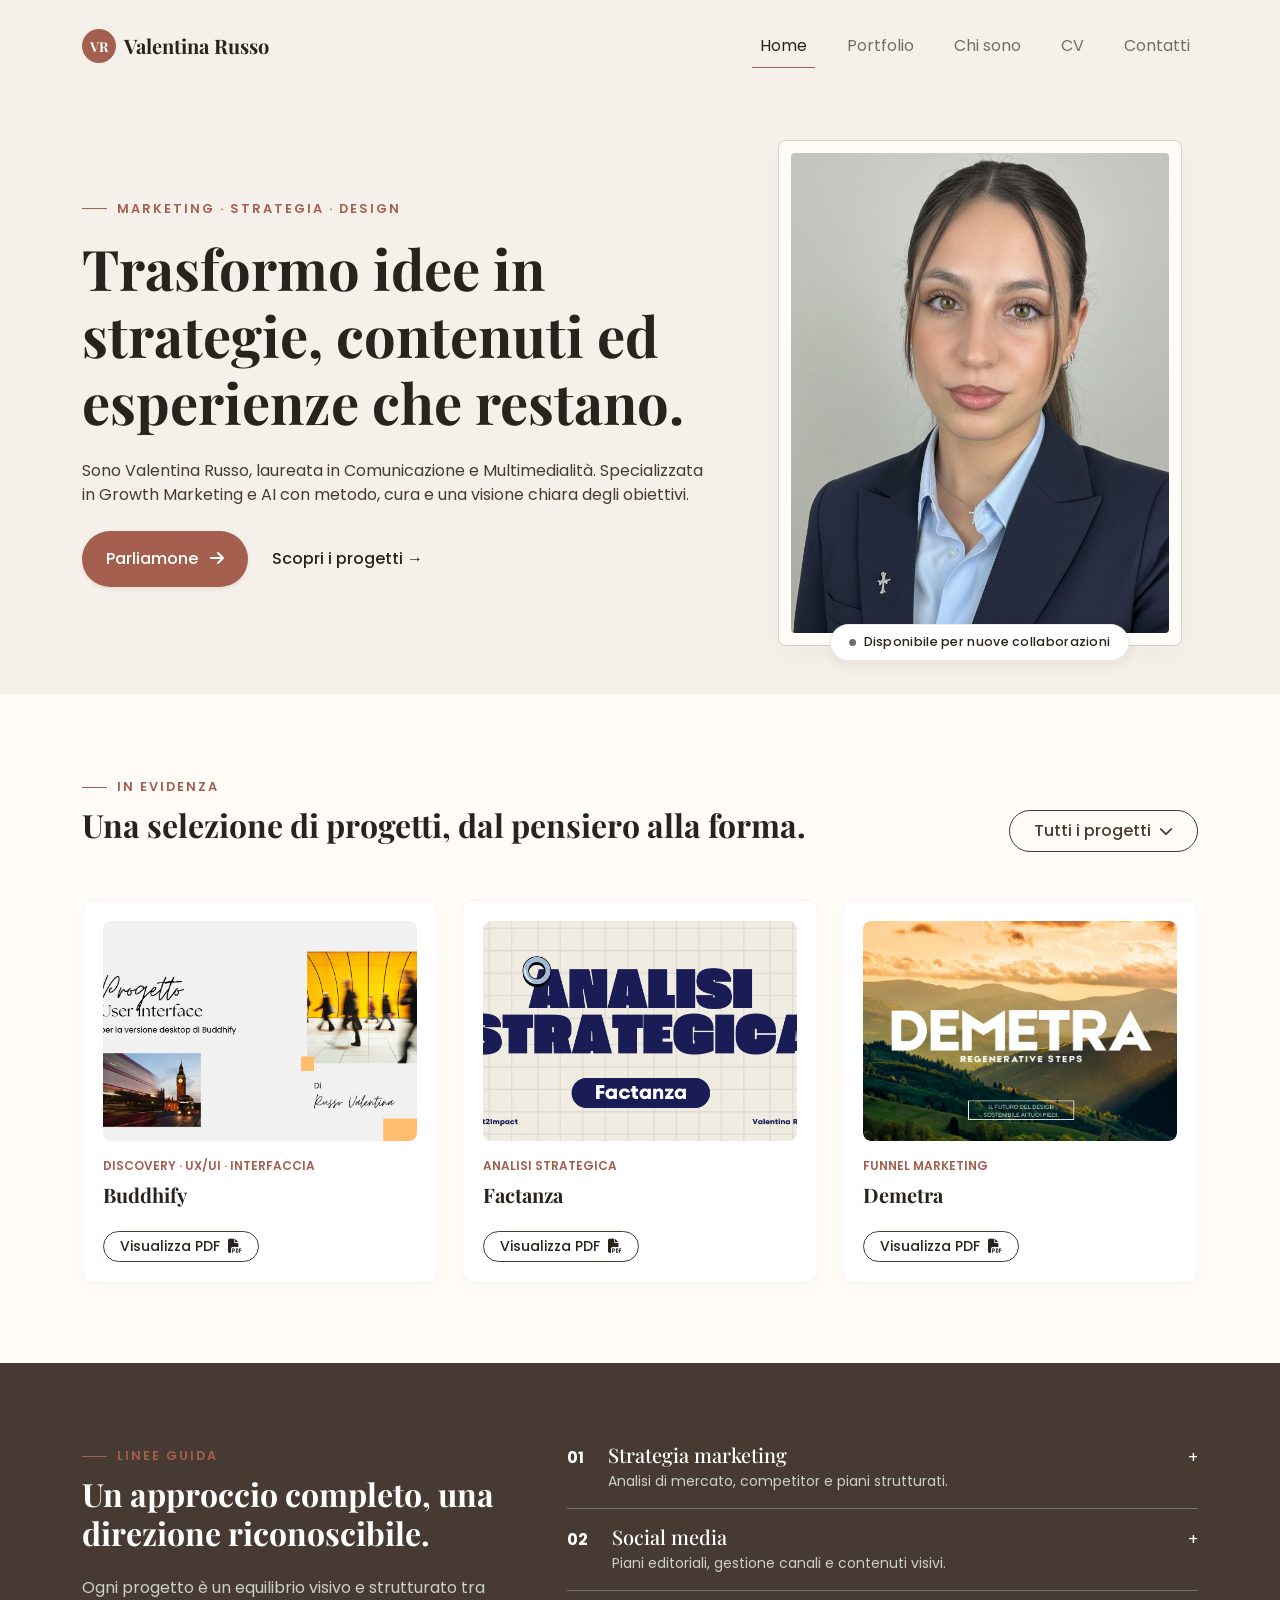
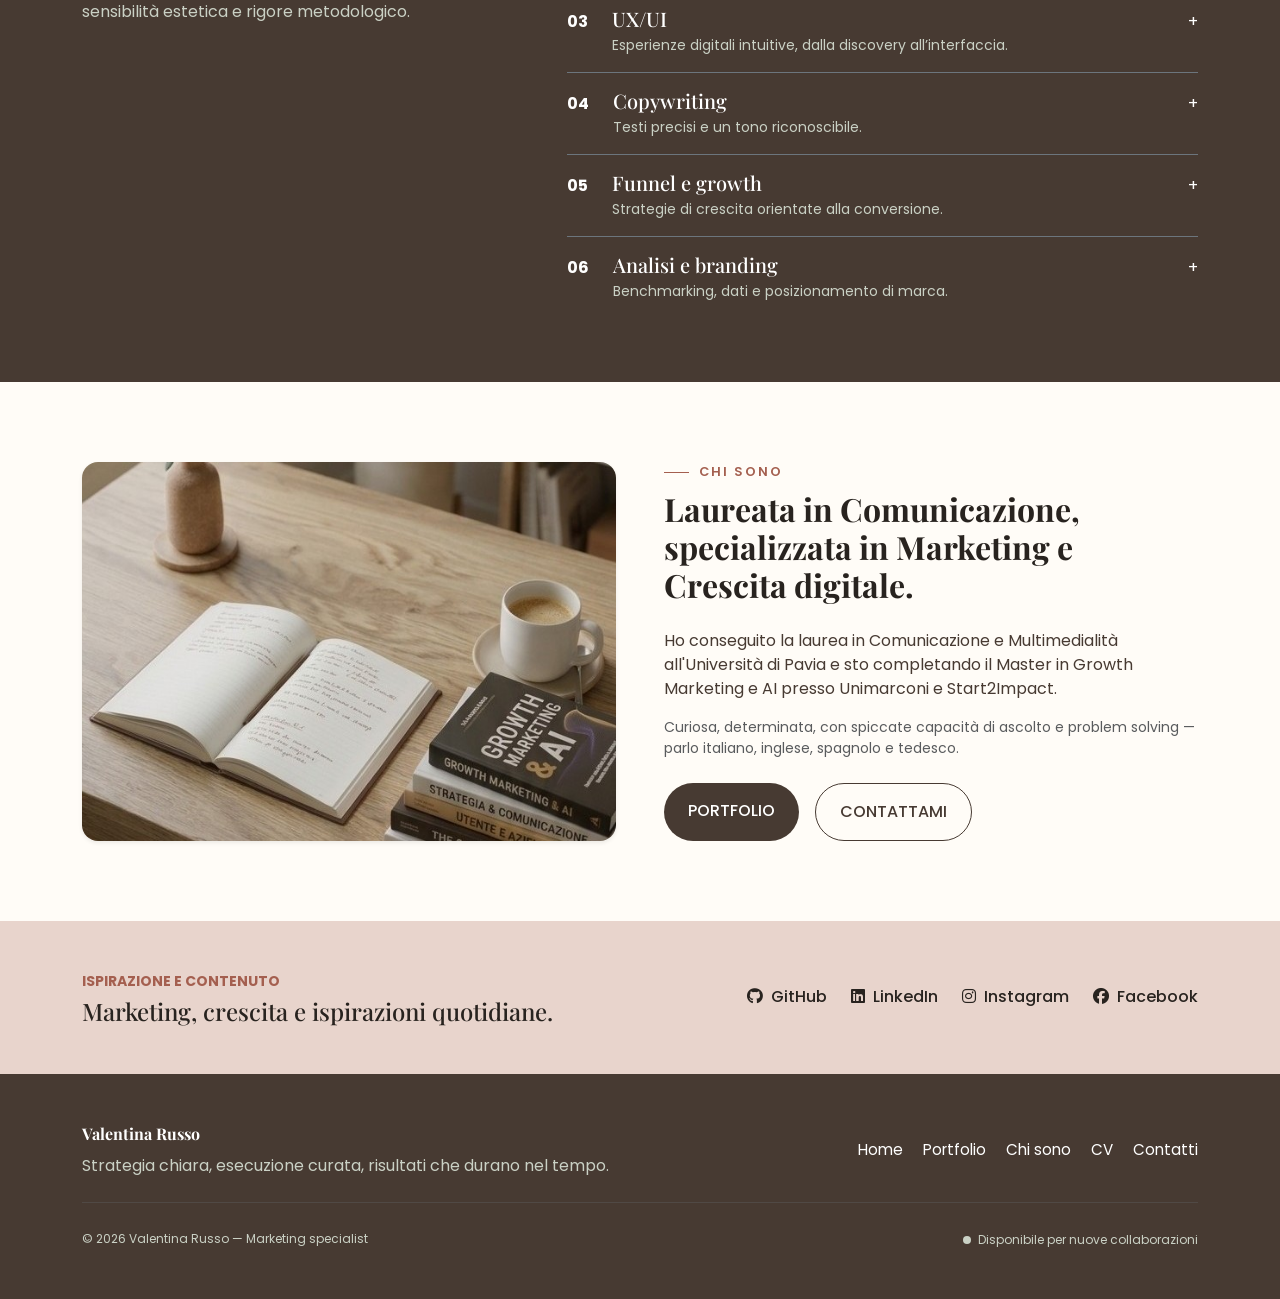
<file: index.html>
<!DOCTYPE html>
<html lang="it">
<head>
    <meta charset="UTF-8">
    <meta name="viewport" content="width=device-width, initial-scale=1.0">
    <title>Home — Valentina Russo</title>
    <meta name="description" content="Portfolio professionale di Valentina Russo: strategie di Growth Marketing, UX/UI design, analisi e progetti digitali.">
    
    <!-- Favicon -->
    <link rel="icon" type="image/png" href="assets/img/favicon.png">

    <!-- Meta tag Open Graph per anteprime Social -->
    <meta property="og:title" content="Valentina Russo — Marketing, Strategia & Design">
    <meta property="og:description" content="Portfolio professionale di Valentina Russo. Specializzata in Growth Marketing, UX/UI e Agenti AI.">
    <meta property="og:url" content="https://valentinarusso02.github.io/">
    <meta property="og:image" content="https://valentinarusso02.github.io/assets/img/valentina-russo.jpg">
    <meta property="og:type" content="website">
    <meta property="og:locale" content="it_IT">

    <link href="https://cdn.jsdelivr.net/npm/bootstrap@5.3.3/dist/css/bootstrap.min.css" rel="stylesheet">
    <link href="https://fonts.googleapis.com/css2?family=Playfair+Display:wght@400;600;700&family=Poppins:wght@300;400;500;600&display=swap" rel="stylesheet">
    <link rel="stylesheet" href="https://cdnjs.cloudflare.com/ajax/libs/font-awesome/6.4.2/css/all.min.css">
    <link rel="stylesheet" href="assets/css/style.css">
</head>
<body class="home-body">

    <nav class="navbar navbar-expand-lg sticky-top py-4 custom-navbar">
        <div class="container">
            <a class="navbar-brand fw-bold font-serif d-flex align-items-center gap-2 text-dark-custom" href="index.html">
                <span class="brand-badge-circle">VR</span> Valentina Russo
            </a>
            <button class="navbar-toggler border-0" type="button" data-bs-toggle="collapse" data-bs-target="#navbarNav" aria-controls="navbarNav" aria-expanded="false" aria-label="Apri o chiudi il menu di navigazione">
                <span class="navbar-toggler-icon"></span>
            </button>
            <div class="collapse navbar-collapse justify-content-end" id="navbarNav">
                <ul class="navbar-nav align-items-center gap-4">
                    <li class="nav-item"><a class="nav-link custom-link active" aria-current="page" href="index.html">Home</a></li>
                    <li class="nav-item"><a class="nav-link custom-link" href="portfolio.html">Portfolio</a></li>
                    <li class="nav-item"><a class="nav-link custom-link" href="about.html">Chi sono</a></li>
                    <li class="nav-item"><a class="nav-link custom-link" href="cv.html">CV</a></li>
                    <li class="nav-item"><a class="nav-link custom-link" href="contacts.html">Contatti</a></li>
                </ul>
            </div>
        </div>
    </nav>

    <header class="hero-section py-5">
        <div class="container">
            <div class="row align-items-stretch g-5">
                <div class="col-lg-7 d-flex flex-column justify-content-center">
                    <span class="eyebrow-text">MARKETING · STRATEGIA · DESIGN</span>
                    <h1 class="display-4 font-serif fw-bold text-dark-custom mt-3 mb-4">
                        Trasformo idee in strategie, contenuti ed esperienze che restano.
                    </h1>
                    <p class="hero-desc text-brown mb-4">
                        Sono Valentina Russo, laureata in Comunicazione e Multimedialità. Specializzata in Growth Marketing e AI con metodo, cura e una visione chiara degli obiettivi.
                    </p>
                    <div class="d-flex flex-wrap align-items-center gap-4">
                        <a href="contacts.html" class="btn btn-terracotta px-4 py-3 rounded-pill shadow-sm">
                            Parliamone <i class="fas fa-arrow-right ms-2"></i>
                        </a>
                        <a href="portfolio.html" class="text-link-custom fw-medium text-dark-custom text-decoration-none">
                            Scopri i progetti →
                        </a>
                    </div>
                </div>
                <div class="col-lg-5 text-center d-flex align-items-center justify-content-center">
                    <div class="hero-portrait-wrapper">
                        <div class="portrait-crop-box">
                            <img src="assets/img/valentina-russo.jpg" alt="Valentina Russo" class="portrait-img">
                        </div>
                        <div class="status-badge-floating">
                            <span class="status-dot"></span>
                            <span>Disponibile per nuove collaborazioni</span>
                        </div>
                    </div>
                </div>
            </div>
        </div>
    </header>

    <main>
        <section class="section-padding bg-cream">
            <div class="container">
                <div class="d-flex flex-column flex-md-row justify-content-between align-items-md-end mb-5">
                    <div>
                        <span class="eyebrow-text">IN EVIDENZA</span>
                        <h2 class="font-serif fw-bold text-dark-custom mt-2">Una selezione di progetti, dal pensiero alla forma.</h2>
                    </div>
                    <a href="portfolio.html" class="btn btn-outline-brown rounded-pill px-4 py-2 mt-3 mt-md-0">
                        Tutti i progetti <i class="fas fa-chevron-down ms-1 small"></i>
                    </a>
                </div>

                <div class="row g-4">
                    <div class="col-md-4">
                        <article class="project-card h-100 d-flex flex-column">
                            <div class="project-img-box mb-3">
                                <img src="assets/img/projects/buddhify-cover.png" alt="Buddhify" class="img-fluid rounded-3">
                            </div>
                            <span class="project-tag">Discovery · UX/UI · Interfaccia</span>
                            <h3 class="font-serif fw-bold h5 text-dark-custom mt-2">Buddhify</h3>
                            <div class="mt-auto pt-3">
                                <a href="assets/pdf/buddhify.pdf" target="_blank" rel="noopener noreferrer" class="btn btn-outline-brown btn-sm rounded-pill px-3">
                                    Visualizza PDF <i class="fas fa-file-pdf ms-1"></i>
                                </a>
                            </div>
                        </article>
                    </div>
                    <div class="col-md-4">
                        <article class="project-card h-100 d-flex flex-column">
                            <div class="project-img-box mb-3">
                                <img src="assets/img/projects/factanza-cover.png" alt="Factanza" class="img-fluid rounded-3">
                            </div>
                            <span class="project-tag">Analisi strategica</span>
                            <h3 class="font-serif fw-bold h5 text-dark-custom mt-2">Factanza</h3>
                            <div class="mt-auto pt-3">
                                <a href="assets/pdf/factanza.pdf" target="_blank" rel="noopener noreferrer" class="btn btn-outline-brown btn-sm rounded-pill px-3">
                                    Visualizza PDF <i class="fas fa-file-pdf ms-1"></i>
                                </a>
                            </div>
                        </article>
                    </div>
                    <div class="col-md-4">
                        <article class="project-card h-100 d-flex flex-column">
                            <div class="project-img-box mb-3">
                                <img src="assets/img/projects/demetra-cover.png" alt="Demetra" class="img-fluid rounded-3">
                            </div>
                            <span class="project-tag">Funnel Marketing</span>
                            <h3 class="font-serif fw-bold h5 text-dark-custom mt-2">Demetra</h3>
                            <div class="mt-auto pt-3">
                                <a href="assets/pdf/demetra.pdf" target="_blank" rel="noopener noreferrer" class="btn btn-outline-brown btn-sm rounded-pill px-3">
                                    Visualizza PDF <i class="fas fa-file-pdf ms-1"></i>
                                </a>
                            </div>
                        </article>
                    </div>
                </div>
            </div>
        </section>

        <section class="section-padding bg-dark-brown text-white">
            <div class="container">
                <div class="row g-5">
                    <div class="col-lg-5">
                        <span class="eyebrow-text text-terracotta-light">LINEE GUIDA</span>
                        <h2 class="font-serif fw-bold text-white mt-2 mb-4">Un approccio completo, una direzione riconoscibile.</h2>
                        <p class="text-light-muted">Ogni progetto è un equilibrio visivo e strutturato tra sensibilità estetica e rigore metodologico.</p>
                    </div>
                    <div class="col-lg-7">
                        <div class="capabilities-list-home">
                            <div class="capability-item d-flex align-items-baseline border-bottom border-secondary pb-3 mb-3">
                                <span class="text-terracotta-light fw-bold me-4">01</span>
                                <div class="flex-grow-1">
                                    <h3 class="h5 font-serif mb-1">Strategia marketing</h3>
                                    <p class="text-light-muted small mb-0">Analisi di mercato, competitor e piani strutturati.</p>
                                </div>
                                <span class="ms-auto text-terracotta-light">+</span>
                            </div>
                            <div class="capability-item d-flex align-items-baseline border-bottom border-secondary pb-3 mb-3">
                                <span class="text-terracotta-light fw-bold me-4">02</span>
                                <div class="flex-grow-1">
                                    <h3 class="h5 font-serif mb-1">Social media</h3>
                                    <p class="text-light-muted small mb-0">Piani editoriali, gestione canali e contenuti visivi.</p>
                                </div>
                                <span class="ms-auto text-terracotta-light">+</span>
                            </div>
                            <div class="capability-item d-flex align-items-baseline border-bottom border-secondary pb-3 mb-3">
                                <span class="text-terracotta-light fw-bold me-4">03</span>
                                <div class="flex-grow-1">
                                    <h3 class="h5 font-serif mb-1">UX/UI</h3>
                                    <p class="text-light-muted small mb-0">Esperienze digitali intuitive, dalla discovery all’interfaccia.</p>
                                </div>
                                <span class="ms-auto text-terracotta-light">+</span>
                            </div>
                            <div class="capability-item d-flex align-items-baseline border-bottom border-secondary pb-3 mb-3">
                                <span class="text-terracotta-light fw-bold me-4">04</span>
                                <div class="flex-grow-1">
                                    <h3 class="h5 font-serif mb-1">Copywriting</h3>
                                    <p class="text-light-muted small mb-0">Testi precisi e un tono riconoscibile.</p>
                                </div>
                                <span class="ms-auto text-terracotta-light">+</span>
                            </div>
                            <div class="capability-item d-flex align-items-baseline border-bottom border-secondary pb-3 mb-3">
                                <span class="text-terracotta-light fw-bold me-4">05</span>
                                <div class="flex-grow-1">
                                    <h3 class="h5 font-serif mb-1">Funnel e growth</h3>
                                    <p class="text-light-muted small mb-0">Strategie di crescita orientate alla conversione.</p>
                                </div>
                                <span class="ms-auto text-terracotta-light">+</span>
                            </div>
                            <div class="capability-item d-flex align-items-baseline">
                                <span class="text-terracotta-light fw-bold me-4">06</span>
                                <div class="flex-grow-1">
                                    <h3 class="h5 font-serif mb-1">Analisi e branding</h3>
                                    <p class="text-light-muted small mb-0">Benchmarking, dati e posizionamento di marca.</p>
                                </div>
                                <span class="ms-auto text-terracotta-light">+</span>
                            </div>
                        </div>
                    </div>
                </div>
            </div>
        </section>

        <section class="section-padding bg-cream">
            <div class="container">
                <div class="row align-items-stretch g-5">
                    <div class="col-lg-6 d-flex">
                        <img src="assets/img/desk-workspace.jpg" alt="Workspace" class="img-fluid rounded-4 shadow-sm about-img-fit w-100">
                    </div>
                    <div class="col-lg-6 d-flex flex-column justify-content-center">
                        <span class="eyebrow-text">CHI SONO</span>
                        <h2 class="font-serif fw-bold text-dark-custom mt-2 mb-4">Laureata in Comunicazione, specializzata in Marketing e Crescita digitale.</h2>
                        <p class="text-brown mb-3">
                            Ho conseguito la laurea in Comunicazione e Multimedialità all'Università di Pavia e sto completando il Master in Growth Marketing e AI presso Unimarconi e Start2Impact.
                        </p>
                        <p class="text-muted small mb-4">
                            Curiosa, determinata, con spiccate capacità di ascolto e problem solving — parlo italiano, inglese, spagnolo e tedesco.
                        </p>
                        <div class="d-flex flex-wrap gap-3">
                            <a href="portfolio.html" class="btn btn-brown px-4 py-3 rounded-pill">PORTFOLIO</a>
                            <a href="contacts.html" class="btn btn-outline-brown px-4 py-3 rounded-pill">CONTATTAMI</a>
                        </div>
                    </div>
                </div>
            </div>
        </section>

        <section class="py-5 bg-terracotta-soft text-dark-custom">
            <div class="container d-flex flex-column flex-md-row justify-content-between align-items-center gap-3">
                <div>
                    <span class="small fw-bold text-uppercase text-accent">ISPIRAZIONE E CONTENUTO</span>
                    <h2 class="h4 font-serif mb-0 mt-1">Marketing, crescita e ispirazioni quotidiane.</h2>
                </div>
                <div class="d-flex flex-wrap gap-4">
                    <a href="https://github.com/ValentinaRusso02" target="_blank" rel="noopener noreferrer" class="text-dark-custom text-decoration-none fw-medium"><i class="fab fa-github me-1"></i> GitHub</a>
                    <a href="https://www.linkedin.com/in/valentina-russo-7406b3371" target="_blank" rel="noopener noreferrer" class="text-dark-custom text-decoration-none fw-medium"><i class="fab fa-linkedin me-1"></i> LinkedIn</a>
                    <a href="https://www.instagram.com/valentina_russ0/" target="_blank" rel="noopener noreferrer" class="text-dark-custom text-decoration-none fw-medium"><i class="fab fa-instagram me-1"></i> Instagram</a>
                    <a href="https://www.facebook.com/vale.russo.503/" target="_blank" rel="noopener noreferrer" class="text-dark-custom text-decoration-none fw-medium"><i class="fab fa-facebook me-1"></i> Facebook</a>
                </div>
            </div>
        </section>
    </main>

    <footer class="site-footer bg-dark-brown text-white py-5">
        <div class="container">
            <div class="row gy-4 align-items-center">
                <div class="col-lg-6">
                    <p class="font-serif fw-bold mb-2 footer-brand-title">Valentina Russo</p>
                    <p class="text-light-muted mb-0">Strategia chiara, esecuzione curata, risultati che durano nel tempo.</p>
                </div>
                <div class="col-lg-6 text-lg-end">
                    <ul class="list-inline mb-0 footer-nav">
                        <li class="list-inline-item"><a href="index.html">Home</a></li>
                        <li class="list-inline-item"><a href="portfolio.html">Portfolio</a></li>
                        <li class="list-inline-item"><a href="about.html">Chi sono</a></li>
                        <li class="list-inline-item"><a href="cv.html">CV</a></li>
                        <li class="list-inline-item"><a href="contacts.html">Contatti</a></li>
                    </ul>
                </div>
            </div>
            <hr class="my-4 border-secondary">
            <div class="row align-items-center">
                <div class="col-md-6 text-center text-md-start">
                    <p class="mb-0 text-light-muted footer-meta-text">© 2026 Valentina Russo — Marketing specialist</p>
                </div>
                <div class="col-md-6 text-center text-md-end mt-2 mt-md-0">
                    <span class="text-light-muted footer-meta-text"><span class="status-dot-green me-1"></span> Disponibile per nuove collaborazioni</span>
                </div>
            </div>
        </div>
    </footer>

    <script src="https://cdn.jsdelivr.net/npm/bootstrap@5.3.3/dist/js/bootstrap.bundle.min.js"></script>
</body>
</html>
</file>
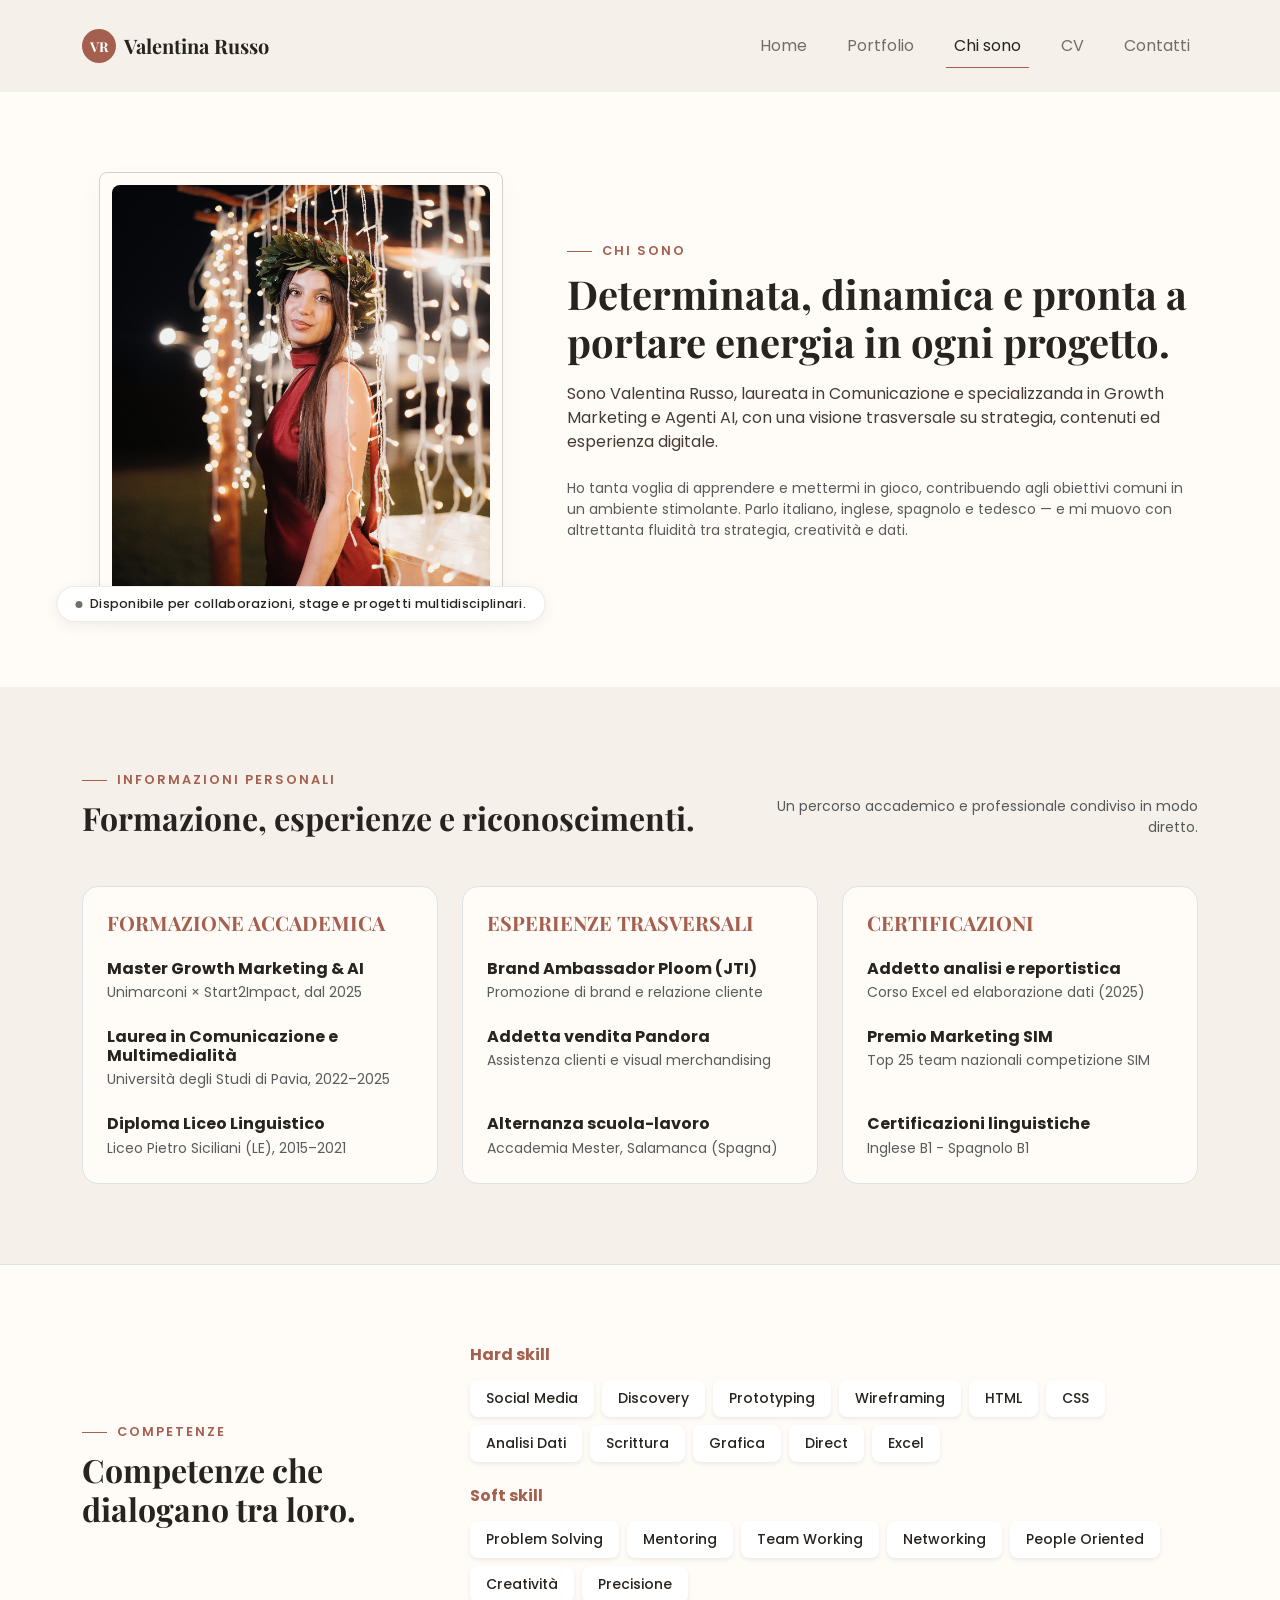
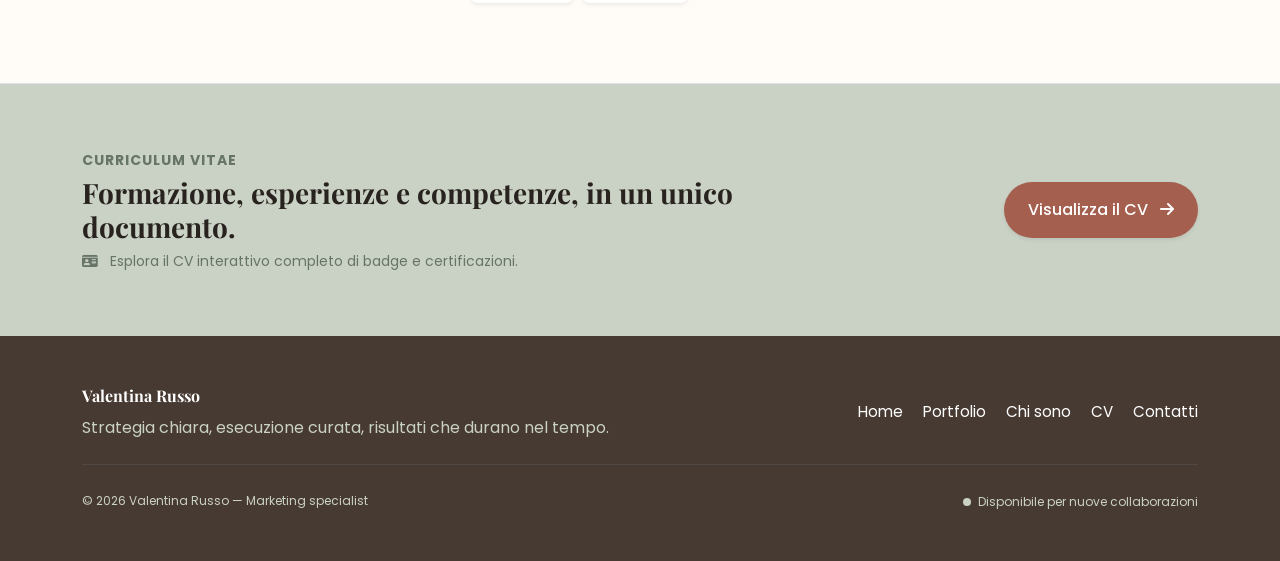
<file: about.html>
<!DOCTYPE html>
<html lang="it">
<head>
    <meta charset="UTF-8">
    <meta name="viewport" content="width=device-width, initial-scale=1.0">
    <title>Chi sono — Valentina Russo</title>
    <meta name="description" content="Scopri il percorso accademico, le esperienze e le competenze di Valentina Russo nel campo del marketing, della comunicazione e del design.">
    
    <link rel="icon" type="image/png" href="assets/img/favicon.png">

    <meta property="og:title" content="Chi sono — Valentina Russo">
    <meta property="og:description" content="Scopri il percorso accademico, le esperienze e le competenze di Valentina Russo nel campo del marketing, della comunicazione e del design.">
    <meta property="og:url" content="https://valentinarusso02.github.io/about.html">
    <meta property="og:image" content="https://valentinarusso02.github.io/assets/img/valentina-russo.jpg">
    <meta property="og:type" content="website">
    <meta property="og:locale" content="it_IT">

    <link href="https://cdn.jsdelivr.net/npm/bootstrap@5.3.3/dist/css/bootstrap.min.css" rel="stylesheet">
    <link href="https://fonts.googleapis.com/css2?family=Playfair+Display:wght@400;600;700&family=Poppins:wght@300;400;500;600&display=swap" rel="stylesheet">
    <link rel="stylesheet" href="https://cdnjs.cloudflare.com/ajax/libs/font-awesome/6.4.2/css/all.min.css">
    <link rel="stylesheet" href="assets/css/style.css">
</head>
<body class="about-body">

    <nav class="navbar navbar-expand-lg sticky-top py-4 custom-navbar">
        <div class="container">
            <a class="navbar-brand fw-bold font-serif d-flex align-items-center gap-2 text-dark-custom" href="index.html">
                <span class="brand-badge-circle">VR</span> Valentina Russo
            </a>
            <button class="navbar-toggler border-0" type="button" data-bs-toggle="collapse" data-bs-target="#navbarNav" aria-controls="navbarNav" aria-expanded="false" aria-label="Apri o chiudi il menu di navigazione">
                <span class="navbar-toggler-icon"></span>
            </button>
            <div class="collapse navbar-collapse justify-content-end" id="navbarNav">
                <ul class="navbar-nav align-items-center gap-4">
                    <li class="nav-item"><a class="nav-link custom-link" href="index.html">Home</a></li>
                    <li class="nav-item"><a class="nav-link custom-link" href="portfolio.html">Portfolio</a></li>
                    <li class="nav-item"><a class="nav-link custom-link active" aria-current="page" href="about.html">Chi sono</a></li>
                    <li class="nav-item"><a class="nav-link custom-link" href="cv.html">CV</a></li>
                    <li class="nav-item"><a class="nav-link custom-link" href="contacts.html">Contatti</a></li>
                </ul>
            </div>
        </div>
    </nav>

    <header class="section-padding bg-cream">
        <div class="container">
            <div class="row align-items-center g-5">
                <div class="col-lg-5 text-center">
                    <div class="hero-portrait-wrapper w-100">
                        <img src="assets/img/foto-laurea.jpg" alt="Valentina Russo" class="img-fluid rounded-3 portrait-about-img">
                        <div class="status-badge-floating">
                            <span class="status-dot"></span>
                            <span>Disponibile per collaborazioni, stage e progetti multidisciplinari.</span>
                        </div>
                    </div>
                </div>
                <div class="col-lg-7">
                    <span class="eyebrow-text">CHI SONO</span>
                    <h1 class="font-serif fw-bold text-dark-custom mt-2 mb-3">Determinata, dinamica e pronta a portare energia in ogni progetto.</h1>
                    <p class="text-brown mb-4">Sono Valentina Russo, laureata in Comunicazione e specializzanda in Growth Marketing e Agenti AI, con una visione trasversale su strategia, contenuti ed esperienza digitale.</p>
                    <p class="text-muted small mb-0">Ho tanta voglia di apprendere e mettermi in gioco, contribuendo agli obiettivi comuni in un ambiente stimolante. Parlo italiano, inglese, spagnolo e tedesco — e mi muovo con altrettanta fluidità tra strategia, creatività e dati.</p>
                </div>
            </div>
        </div>
    </header>

    <main>
        <section class="section-padding">
            <div class="container">
                <div class="row align-items-end mb-5">
                    <div class="col-lg-7">
                        <span class="eyebrow-text">INFORMAZIONI PERSONALI</span>
                        <h2 class="font-serif fw-bold text-dark-custom mt-2 mb-0">Formazione, esperienze e riconoscimenti.</h2>
                    </div>
                    <div class="col-lg-5 text-lg-end mt-3 mt-lg-0">
                        <p class="text-muted small mb-0">Un percorso accademico e professionale condiviso in modo diretto.</p>
                    </div>
                </div>

                <div class="row g-4 d-flex align-items-stretch">
                    <div class="col-lg-4 d-flex">
                        <div class="info-card p-4 bg-cream rounded-4 border w-100 d-flex flex-column justify-content-between">
                            <div>
                                <h3 class="font-serif text-accent h5 mb-4 fw-bold">FORMAZIONE ACCADEMICA</h3>
                                <div class="mb-4">
                                    <h4 class="h6 fw-bold text-dark-custom mb-1">Master Growth Marketing & AI</h4>
                                    <p class="text-muted small mb-0">Unimarconi × Start2Impact, dal 2025</p>
                                </div>
                                <div class="mb-4">
                                    <h4 class="h6 fw-bold text-dark-custom mb-1">Laurea in Comunicazione e Multimedialità</h4>
                                    <p class="text-muted small mb-0">Università degli Studi di Pavia, 2022–2025</p>
                                </div>
                            </div>
                            <div>
                                <h4 class="h6 fw-bold text-dark-custom mb-1">Diploma Liceo Linguistico</h4>
                                <p class="text-muted small mb-0">Liceo Pietro Siciliani (LE), 2015–2021</p>
                            </div>
                        </div>
                    </div>

                    <div class="col-lg-4 d-flex">
                        <div class="info-card p-4 bg-cream rounded-4 border w-100 d-flex flex-column justify-content-between">
                            <div>
                                <h3 class="font-serif text-accent h5 mb-4 fw-bold">ESPERIENZE TRASVERSALI</h3>
                                <div class="mb-4">
                                    <h4 class="h6 fw-bold text-dark-custom mb-1">Brand Ambassador Ploom (JTI)</h4>
                                    <p class="text-muted small mb-0">Promozione di brand e relazione cliente</p>
                                </div>
                                <div class="mb-4">
                                    <h4 class="h6 fw-bold text-dark-custom mb-1">Addetta vendita Pandora</h4>
                                    <p class="text-muted small mb-0">Assistenza clienti e visual merchandising</p>
                                </div>
                            </div>
                            <div>
                                <h4 class="h6 fw-bold text-dark-custom mb-1">Alternanza scuola-lavoro</h4>
                                <p class="text-muted small mb-0">Accademia Mester, Salamanca (Spagna)</p>
                            </div>
                        </div>
                    </div>

                    <div class="col-lg-4 d-flex">
                        <div class="info-card p-4 bg-cream rounded-4 border w-100 d-flex flex-column justify-content-between">
                            <div>
                                <h3 class="font-serif text-accent h5 mb-4 fw-bold">CERTIFICAZIONI</h3>
                                <div class="mb-4">
                                    <h4 class="h6 fw-bold text-dark-custom mb-1">Addetto analisi e reportistica</h4>
                                    <p class="text-muted small mb-0">Corso Excel ed elaborazione dati (2025)</p>
                                </div>
                                <div class="mb-4">
                                    <h4 class="h6 fw-bold text-dark-custom mb-1">Premio Marketing SIM</h4>
                                    <p class="text-muted small mb-0">Top 25 team nazionali competizione SIM</p>
                                </div>
                            </div>
                            <div>
                                <h4 class="h6 fw-bold text-dark-custom mb-1">Certificazioni linguistiche</h4>
                                <p class="text-muted small mb-0">Inglese B1 - Spagnolo B1</p>
                            </div>
                        </div>
                    </div>
                </div>
            </div>
        </section>

        <section class="section-padding bg-cream border-top border-bottom">
            <div class="container">
                <div class="row g-5 align-items-center">
                    <div class="col-lg-4">
                        <span class="eyebrow-text">COMPETENZE</span>
                        <h2 class="font-serif fw-bold text-dark-custom mt-2 mb-0">Competenze che dialogano tra loro.</h2>
                    </div>
                    <div class="col-lg-8">
                        <div class="mb-4">
                            <h3 class="text-accent h6 fw-bold mb-3">Hard skill</h3>
                            <div class="d-flex flex-wrap gap-2">
                                <span class="px-3 py-2 bg-white rounded-3 shadow-sm small fw-medium">Social Media</span>
                                <span class="px-3 py-2 bg-white rounded-3 shadow-sm small fw-medium">Discovery</span>
                                <span class="px-3 py-2 bg-white rounded-3 shadow-sm small fw-medium">Prototyping</span>
                                <span class="px-3 py-2 bg-white rounded-3 shadow-sm small fw-medium">Wireframing</span>
                                <span class="px-3 py-2 bg-white rounded-3 shadow-sm small fw-medium">HTML</span>
                                <span class="px-3 py-2 bg-white rounded-3 shadow-sm small fw-medium">CSS</span>
                                <span class="px-3 py-2 bg-white rounded-3 shadow-sm small fw-medium">Analisi Dati</span>
                                <span class="px-3 py-2 bg-white rounded-3 shadow-sm small fw-medium">Scrittura</span>
                                <span class="px-3 py-2 bg-white rounded-3 shadow-sm small fw-medium">Grafica</span>
                                <span class="px-3 py-2 bg-white rounded-3 shadow-sm small fw-medium">Direct</span>
                                <span class="px-3 py-2 bg-white rounded-3 shadow-sm small fw-medium">Excel</span>
                            </div>
                        </div>
                        <div>
                            <h3 class="text-accent h6 fw-bold mb-3">Soft skill</h3>
                            <div class="d-flex flex-wrap gap-2">
                                <span class="px-3 py-2 bg-white rounded-3 shadow-sm small fw-medium">Problem Solving</span>
                                <span class="px-3 py-2 bg-white rounded-3 shadow-sm small fw-medium">Mentoring</span>
                                <span class="px-3 py-2 bg-white rounded-3 shadow-sm small fw-medium">Team Working</span>
                                <span class="px-3 py-2 bg-white rounded-3 shadow-sm small fw-medium">Networking</span>
                                <span class="px-3 py-2 bg-white rounded-3 shadow-sm small fw-medium">People Oriented</span>
                                <span class="px-3 py-2 bg-white rounded-3 shadow-sm small fw-medium">Creatività</span>
                                <span class="px-3 py-2 bg-white rounded-3 shadow-sm small fw-medium">Precisione</span>
                            </div>
                        </div>
                    </div>
                </div>
            </div>
        </section>

        <section class="py-5 cv-cta-banner">
            <div class="container py-3">
                <div class="row align-items-center justify-content-between g-4">
                    <div class="col-lg-8">
                        <span class="text-uppercase small fw-bold cv-cta-eyebrow">Curriculum vitae</span>
                        <h2 class="h3 font-serif fw-bold mt-1 mb-2">Formazione, esperienze e competenze, in un unico documento.</h2>
                        <p class="small mb-0 cv-cta-subtitle"><i class="fas fa-id-card me-2"></i> Esplora il CV interattivo completo di badge e certificazioni.</p>
                    </div>
                    <div class="col-lg-auto">
                        <a href="cv.html" class="btn btn-terracotta px-4 py-3 rounded-pill shadow-sm">
                            Visualizza il CV <i class="fas fa-arrow-right ms-2"></i>
                        </a>
                    </div>
                </div>
            </div>
        </section>
    </main>

    <footer class="site-footer bg-dark-brown text-white py-5">
        <div class="container">
            <div class="row gy-4 align-items-center">
                <div class="col-lg-6">
                    <p class="font-serif fw-bold mb-2 footer-brand-title">Valentina Russo</p>
                    <p class="text-light-muted mb-0">Strategia chiara, esecuzione curata, risultati che durano nel tempo.</p>
                </div>
                <div class="col-lg-6 text-lg-end">
                    <ul class="list-inline mb-0 footer-nav">
                        <li class="list-inline-item"><a href="index.html">Home</a></li>
                        <li class="list-inline-item"><a href="portfolio.html">Portfolio</a></li>
                        <li class="list-inline-item"><a href="about.html">Chi sono</a></li>
                        <li class="list-inline-item"><a href="cv.html">CV</a></li>
                        <li class="list-inline-item"><a href="contacts.html">Contatti</a></li>
                    </ul>
                </div>
            </div>
            <hr class="my-4 border-secondary">
            <div class="row align-items-center">
                <div class="col-md-6 text-center text-md-start">
                    <p class="mb-0 text-light-muted footer-meta-text">© 2026 Valentina Russo — Marketing specialist</p>
                </div>
                <div class="col-md-6 text-center text-md-end mt-2 mt-md-0">
                    <span class="text-light-muted footer-meta-text"><span class="status-dot-green me-1"></span> Disponibile per nuove collaborazioni</span>
                </div>
            </div>
        </div>
    </footer>

    <script src="https://cdn.jsdelivr.net/npm/bootstrap@5.3.3/dist/js/bootstrap.bundle.min.js"></script>
</body>
</html>
</file>
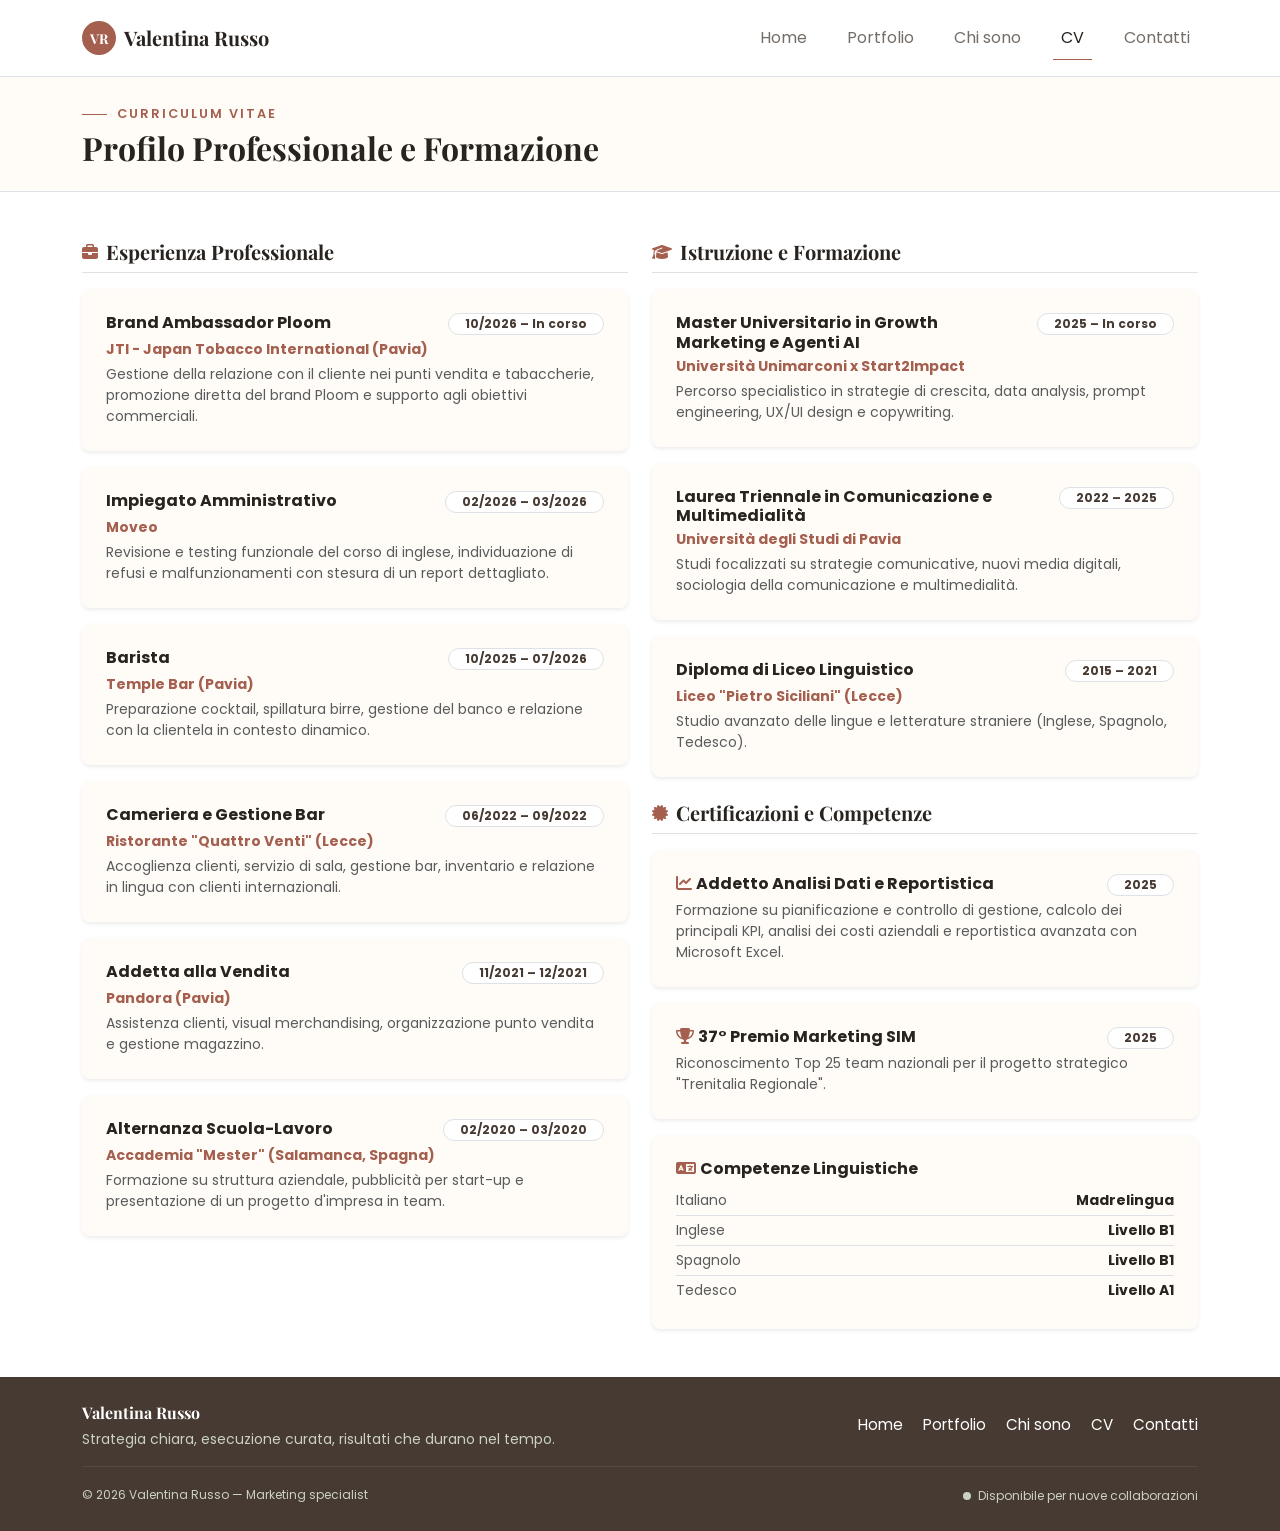
<file: cv.html>
<!DOCTYPE html>
<html lang="it">
<head>
    <meta charset="UTF-8">
    <meta name="viewport" content="width=device-width, initial-scale=1.0">
    <meta name="format-detection" content="telephone=no, date=no, address=no, email=no">
    <title>Curriculum Vitae — Valentina Russo</title>
    <meta name="description" content="Curriculum Vitae di Valentina Russo: esperienze professionali, formazione accademica, certificazioni e competenze linguistiche.">
    
    <link rel="icon" type="image/png" href="assets/img/favicon.png">

    <meta property="og:title" content="Curriculum Vitae — Valentina Russo">
    <meta property="og:description" content="Il percorso accademico, le esperienze professionali, le certificazioni e le competenze di Valentina Russo.">
    <meta property="og:url" content="https://valentinarusso02.github.io/cv.html">
    <meta property="og:image" content="https://valentinarusso02.github.io/assets/img/valentina-russo.jpg">
    <meta property="og:type" content="website">
    <meta property="og:locale" content="it_IT">

    <link href="https://cdn.jsdelivr.net/npm/bootstrap@5.3.3/dist/css/bootstrap.min.css" rel="stylesheet">
    <link href="https://fonts.googleapis.com/css2?family=Playfair+Display:wght@400;600;700&family=Poppins:wght@300;400;500;600&display=swap" rel="stylesheet">
    <link rel="stylesheet" href="https://cdnjs.cloudflare.com/ajax/libs/font-awesome/6.4.2/css/all.min.css">
    <link rel="stylesheet" href="assets/css/style.css">
</head>
<body class="cv-body bg-white">

    <nav class="navbar navbar-expand-lg sticky-top py-3 custom-navbar bg-white border-bottom">
        <div class="container">
            <a class="navbar-brand fw-bold font-serif d-flex align-items-center gap-2 text-dark-custom" href="index.html">
                <span class="brand-badge-circle">VR</span> Valentina Russo
            </a>
            <button class="navbar-toggler border-0" type="button" data-bs-toggle="collapse" data-bs-target="#navbarNav" aria-controls="navbarNav" aria-expanded="false" aria-label="Apri o chiudi il menu di navigazione">
                <span class="navbar-toggler-icon"></span>
            </button>
            <div class="collapse navbar-collapse justify-content-end" id="navbarNav">
                <ul class="navbar-nav align-items-center gap-4">
                    <li class="nav-item"><a class="nav-link custom-link" href="index.html">Home</a></li>
                    <li class="nav-item"><a class="nav-link custom-link" href="portfolio.html">Portfolio</a></li>
                    <li class="nav-item"><a class="nav-link custom-link" href="about.html">Chi sono</a></li>
                    <li class="nav-item"><a class="nav-link custom-link active" aria-current="page" href="cv.html">CV</a></li>
                    <li class="nav-item"><a class="nav-link custom-link" href="contacts.html">Contatti</a></li>
                </ul>
            </div>
        </div>
    </nav>

    <header class="py-4 bg-cream border-bottom">
        <div class="container">
            <div class="row align-items-center">
                <div class="col-lg-8">
                    <span class="eyebrow-text">CURRICULUM VITAE</span>
                    <h1 class="font-serif fw-bold text-dark-custom mt-1 mb-0 h2">Profilo Professionale e Formazione</h1>
                </div>
            </div>
        </div>
    </header>

    <main class="py-5">
        <div class="container">
            <div class="row g-4">
                
                <div class="col-lg-6">
                    <div class="d-flex align-items-center gap-2 mb-3 pb-2 border-bottom">
                        <i class="fas fa-briefcase text-accent"></i>
                        <h2 class="font-serif fw-bold text-dark-custom h5 mb-0">Esperienza Professionale</h2>
                    </div>

                    <div class="mb-3 p-4 bg-cream rounded-3 border-0 shadow-sm">
                        <div class="d-flex justify-content-between align-items-start gap-2 mb-1">
                            <h3 class="h6 fw-bold text-dark-custom mb-0">Brand Ambassador Ploom</h3>
                            <span class="badge bg-white text-brown border rounded-pill px-3 py-1 small flex-shrink-0">10/2026 – In corso</span>
                        </div>
                        <span class="text-accent small fw-bold d-block mb-1">JTI - Japan Tobacco International (Pavia)</span>
                        <p class="text-muted small mb-0">Gestione della relazione con il cliente nei punti vendita e tabaccherie, promozione diretta del brand Ploom e supporto agli obiettivi commerciali.</p>
                    </div>

                    <div class="mb-3 p-4 bg-cream rounded-3 border-0 shadow-sm">
                        <div class="d-flex justify-content-between align-items-start gap-2 mb-1">
                            <h3 class="h6 fw-bold text-dark-custom mb-0">Impiegato Amministrativo</h3>
                            <span class="badge bg-white text-brown border rounded-pill px-3 py-1 small flex-shrink-0">02/2026 – 03/2026</span>
                        </div>
                        <span class="text-accent small fw-bold d-block mb-1">Moveo</span>
                        <p class="text-muted small mb-0">Revisione e testing funzionale del corso di inglese, individuazione di refusi e malfunzionamenti con stesura di un report dettagliato.</p>
                    </div>

                    <div class="mb-3 p-4 bg-cream rounded-3 border-0 shadow-sm">
                        <div class="d-flex justify-content-between align-items-start gap-2 mb-1">
                            <h3 class="h6 fw-bold text-dark-custom mb-0">Barista</h3>
                            <span class="badge bg-white text-brown border rounded-pill px-3 py-1 small flex-shrink-0">10/2025 – 07/2026</span>
                        </div>
                        <span class="text-accent small fw-bold d-block mb-1">Temple Bar (Pavia)</span>
                        <p class="text-muted small mb-0">Preparazione cocktail, spillatura birre, gestione del banco e relazione con la clientela in contesto dinamico.</p>
                    </div>

                    <div class="mb-3 p-4 bg-cream rounded-3 border-0 shadow-sm">
                        <div class="d-flex justify-content-between align-items-start gap-2 mb-1">
                            <h3 class="h6 fw-bold text-dark-custom mb-0">Cameriera e Gestione Bar</h3>
                            <span class="badge bg-white text-brown border rounded-pill px-3 py-1 small flex-shrink-0">06/2022 – 09/2022</span>
                        </div>
                        <span class="text-accent small fw-bold d-block mb-1">Ristorante "Quattro Venti" (Lecce)</span>
                        <p class="text-muted small mb-0">Accoglienza clienti, servizio di sala, gestione bar, inventario e relazione in lingua con clienti internazionali.</p>
                    </div>

                    <div class="mb-3 p-4 bg-cream rounded-3 border-0 shadow-sm">
                        <div class="d-flex justify-content-between align-items-start gap-2 mb-1">
                            <h3 class="h6 fw-bold text-dark-custom mb-0">Addetta alla Vendita</h3>
                            <span class="badge bg-white text-brown border rounded-pill px-3 py-1 small flex-shrink-0">11/2021 – 12/2021</span>
                        </div>
                        <span class="text-accent small fw-bold d-block mb-1">Pandora (Pavia)</span>
                        <p class="text-muted small mb-0">Assistenza clienti, visual merchandising, organizzazione punto vendita e gestione magazzino.</p>
                    </div>

                    <div class="p-4 bg-cream rounded-3 border-0 shadow-sm">
                        <div class="d-flex justify-content-between align-items-start gap-2 mb-1">
                            <h3 class="h6 fw-bold text-dark-custom mb-0">Alternanza Scuola-Lavoro</h3>
                            <span class="badge bg-white text-brown border rounded-pill px-3 py-1 small flex-shrink-0">02/2020 – 03/2020</span>
                        </div>
                        <span class="text-accent small fw-bold d-block mb-1">Accademia "Mester" (Salamanca, Spagna)</span>
                        <p class="text-muted small mb-0">Formazione su struttura aziendale, pubblicità per start-up e presentazione di un progetto d'impresa in team.</p>
                    </div>
                </div>

                <div class="col-lg-6">
                    
                    <div class="mb-4">
                        <div class="d-flex align-items-center gap-2 mb-3 pb-2 border-bottom">
                            <i class="fas fa-graduation-cap text-accent"></i>
                            <h2 class="font-serif fw-bold text-dark-custom h5 mb-0">Istruzione e Formazione</h2>
                        </div>

                        <div class="mb-3 p-4 bg-cream rounded-3 border-0 shadow-sm">
                            <div class="d-flex justify-content-between align-items-start gap-2 mb-1">
                                <h3 class="h6 fw-bold text-dark-custom mb-0">Master Universitario in Growth Marketing e Agenti AI</h3>
                                <span class="badge bg-white text-brown border rounded-pill px-3 py-1 small flex-shrink-0">2025 – In corso</span>
                            </div>
                            <span class="text-accent small fw-bold d-block mb-1">Università Unimarconi x Start2Impact</span>
                            <p class="text-muted small mb-0">Percorso specialistico in strategie di crescita, data analysis, prompt engineering, UX/UI design e copywriting.</p>
                        </div>

                        <div class="mb-3 p-4 bg-cream rounded-3 border-0 shadow-sm">
                            <div class="d-flex justify-content-between align-items-start gap-2 mb-1">
                                <h3 class="h6 fw-bold text-dark-custom mb-0">Laurea Triennale in Comunicazione e Multimedialità</h3>
                                <span class="badge bg-white text-brown border rounded-pill px-3 py-1 small flex-shrink-0">2022 – 2025</span>
                            </div>
                            <span class="text-accent small fw-bold d-block mb-1">Università degli Studi di Pavia</span>
                            <p class="text-muted small mb-0">Studi focalizzati su strategie comunicative, nuovi media digitali, sociologia della comunicazione e multimedialità.</p>
                        </div>

                        <div class="p-4 bg-cream rounded-3 border-0 shadow-sm">
                            <div class="d-flex justify-content-between align-items-start gap-2 mb-1">
                                <h3 class="h6 fw-bold text-dark-custom mb-0">Diploma di Liceo Linguistico</h3>
                                <span class="badge bg-white text-brown border rounded-pill px-3 py-1 small flex-shrink-0">2015 – 2021</span>
                            </div>
                            <span class="text-accent small fw-bold d-block mb-1">Liceo "Pietro Siciliani" (Lecce)</span>
                            <p class="text-muted small mb-0">Studio avanzato delle lingue e letterature straniere (Inglese, Spagnolo, Tedesco).</p>
                        </div>
                    </div>

                    <div>
                        <div class="d-flex align-items-center gap-2 mb-3 pb-2 border-bottom">
                            <i class="fas fa-certificate text-accent"></i>
                            <h2 class="font-serif fw-bold text-dark-custom h5 mb-0">Certificazioni e Competenze</h2>
                        </div>
                        
                        <div class="mb-3 p-4 bg-cream rounded-3 border-0 shadow-sm">
                            <div class="d-flex justify-content-between align-items-start gap-2 mb-1">
                                <h3 class="h6 fw-bold text-dark-custom mb-0">
                                    <i class="fas fa-chart-line text-accent me-1"></i>Addetto Analisi Dati e Reportistica
                                </h3>
                                <span class="badge bg-white text-brown border rounded-pill px-3 py-1 small flex-shrink-0">2025</span>
                            </div>
                            <p class="text-muted small mb-0">Formazione su pianificazione e controllo di gestione, calcolo dei principali KPI, analisi dei costi aziendali e reportistica avanzata con Microsoft Excel.</p>
                        </div>

                        <div class="mb-3 p-4 bg-cream rounded-3 border-0 shadow-sm">
                            <div class="d-flex justify-content-between align-items-start gap-2 mb-1">
                                <h3 class="h6 fw-bold text-dark-custom mb-0"><i class="fas fa-trophy text-accent me-1"></i>37° Premio Marketing SIM</h3>
                                <span class="badge bg-white text-brown border rounded-pill px-3 py-1 small flex-shrink-0">2025</span>
                            </div>
                            <p class="text-muted small mb-0">Riconoscimento Top 25 team nazionali per il progetto strategico "Trenitalia Regionale".</p>
                        </div>

                        <div class="p-4 bg-cream rounded-3 border-0 shadow-sm">
                            <h3 class="h6 fw-bold text-dark-custom mb-2"><i class="fas fa-language text-accent me-1"></i>Competenze Linguistiche</h3>
                            <ul class="list-unstyled small text-muted mb-0">
                                <li class="d-flex justify-content-between py-1 border-bottom"><span>Italiano</span><span class="fw-bold text-dark-custom">Madrelingua</span></li>
                                <li class="d-flex justify-content-between py-1 border-bottom"><span>Inglese</span><span class="fw-bold text-dark-custom">Livello B1</span></li>
                                <li class="d-flex justify-content-between py-1 border-bottom"><span>Spagnolo</span><span class="fw-bold text-dark-custom">Livello B1</span></li>
                                <li class="d-flex justify-content-between py-1"><span>Tedesco</span><span class="fw-bold text-dark-custom">Livello A1</span></li>
                            </ul>
                        </div>
                    </div>

                </div>
            </div>
        </div>
    </main>

    <footer class="site-footer bg-dark-brown text-white py-4">
        <div class="container">
            <div class="row gy-3 align-items-center">
                <div class="col-lg-6">
                    <p class="font-serif fw-bold mb-1 footer-brand-title">Valentina Russo</p>
                    <p class="text-light-muted mb-0 small">Strategia chiara, esecuzione curata, risultati che durano nel tempo.</p>
                </div>
                <div class="col-lg-6 text-lg-end">
                    <ul class="list-inline mb-0 footer-nav small">
                        <li class="list-inline-item"><a href="index.html">Home</a></li>
                        <li class="list-inline-item"><a href="portfolio.html">Portfolio</a></li>
                        <li class="list-inline-item"><a href="about.html">Chi sono</a></li>
                        <li class="list-inline-item"><a href="cv.html">CV</a></li>
                        <li class="list-inline-item"><a href="contacts.html">Contatti</a></li>
                    </ul>
                </div>
            </div>
            <hr class="my-3 border-secondary">
            <div class="row align-items-center">
                <div class="col-md-6 text-center text-md-start">
                    <p class="small mb-0 text-light-muted footer-meta-text">© 2026 Valentina Russo — Marketing specialist</p>
                </div>
                <div class="col-md-6 text-center text-md-end mt-1 mt-md-0">
                    <span class="small text-light-muted footer-meta-text"><span class="status-dot-green me-1"></span> Disponibile per nuove collaborazioni</span>
                </div>
            </div>
        </div>
    </footer>

    <script src="https://cdn.jsdelivr.net/npm/bootstrap@5.3.3/dist/js/bootstrap.bundle.min.js"></script>
</body>
</html>
</file>
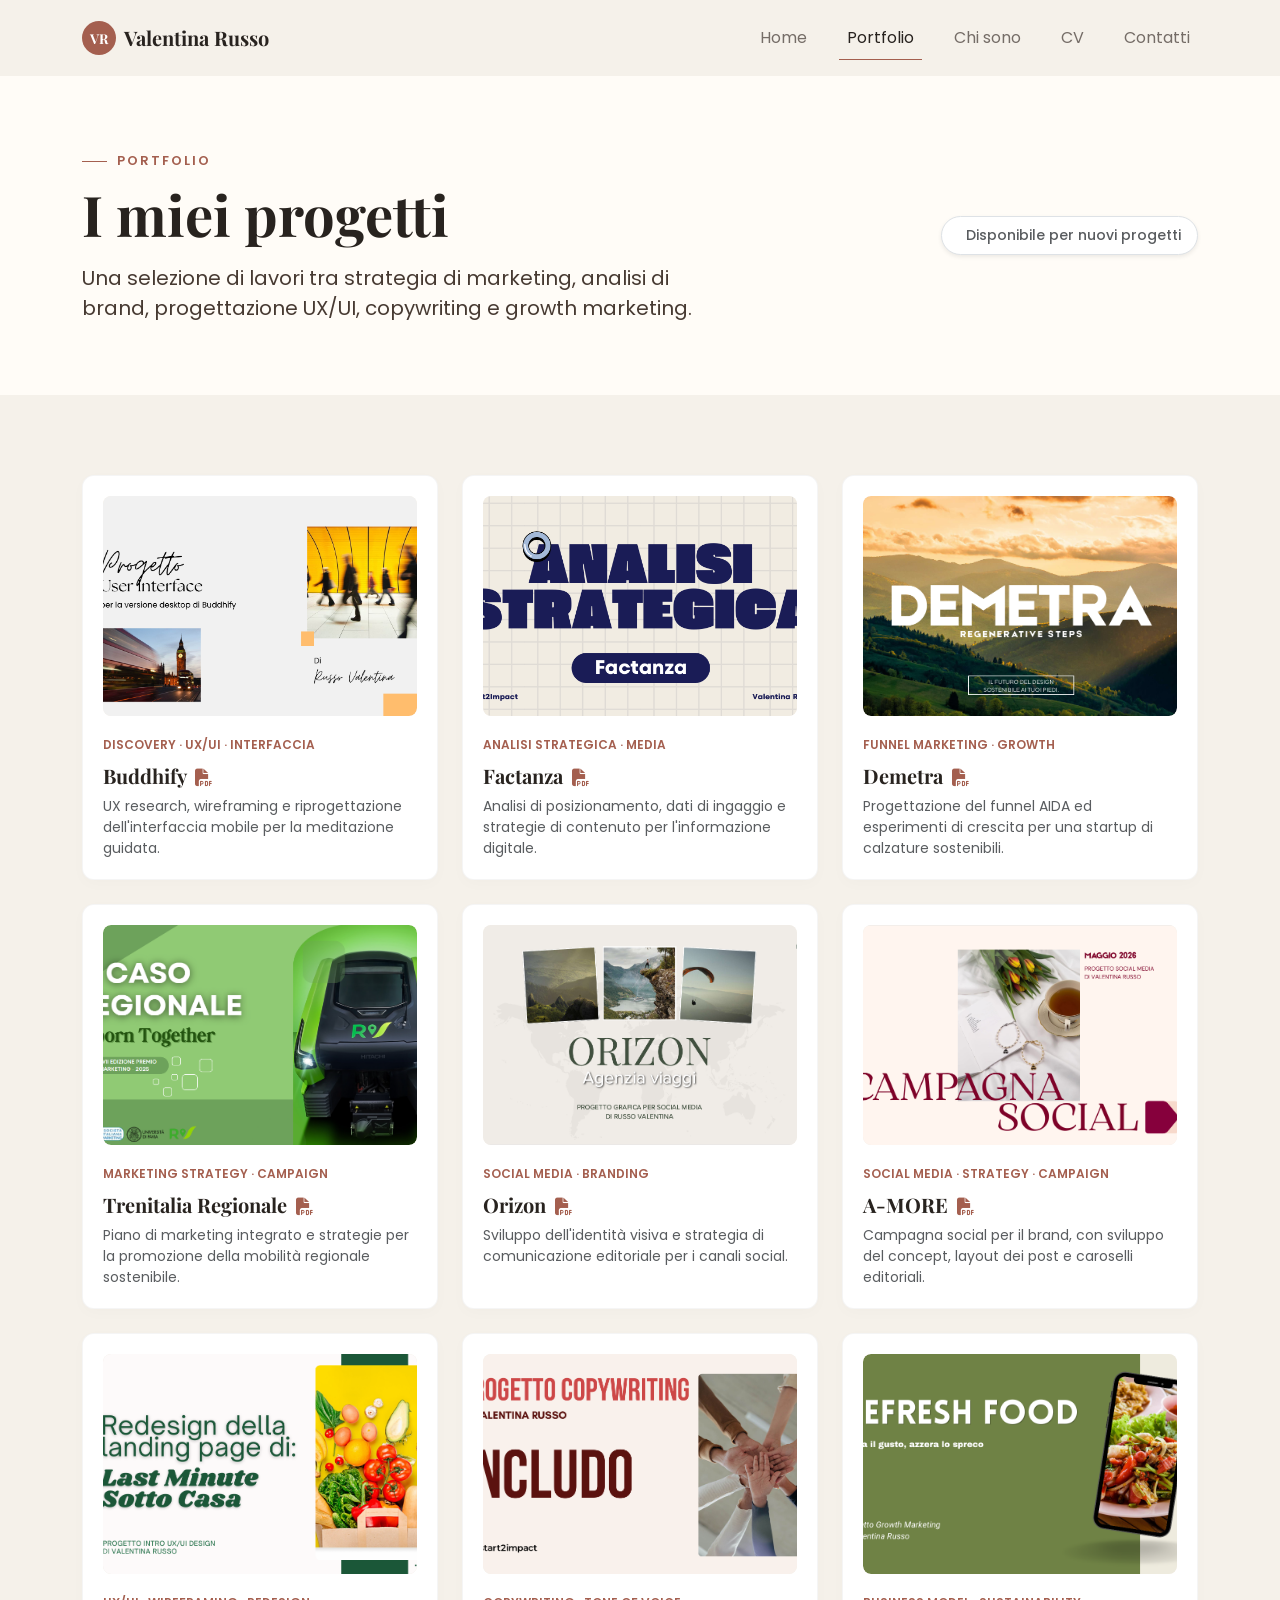
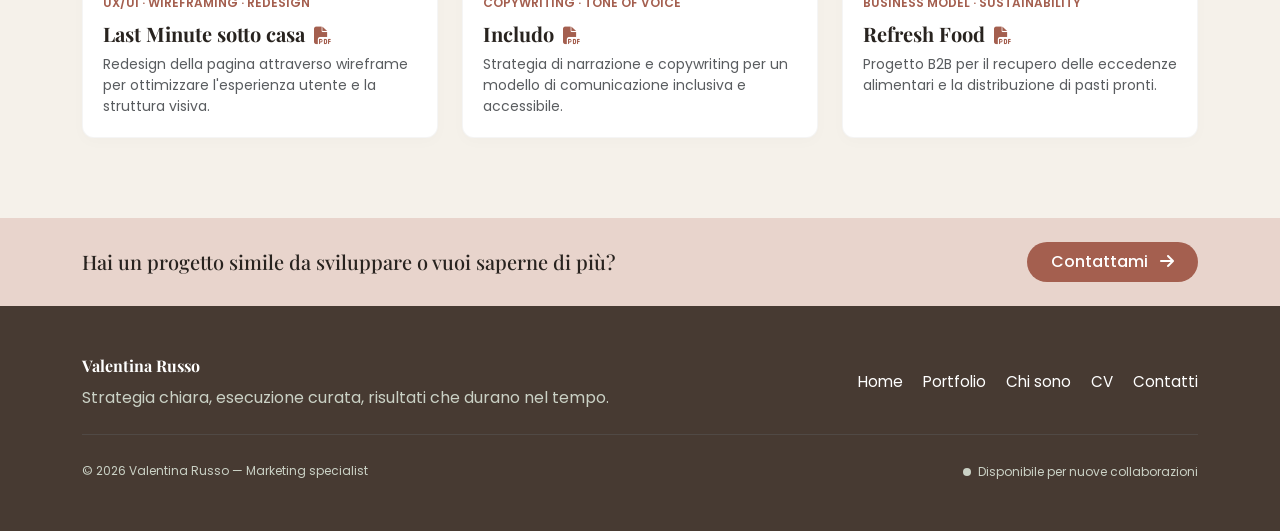
<file: portfolio.html>
<!DOCTYPE html>
<html lang="it">
<head>
    <meta charset="UTF-8">
    <meta name="viewport" content="width=device-width, initial-scale=1.0">
    <title>Portfolio — Valentina Russo</title>
    <meta name="description" content="Esplora la selezione di progetti di marketing, UX/UI, copywriting e growth marketing di Valentina Russo.">
    
    <link rel="icon" type="image/png" href="assets/img/favicon.png">

    <meta property="og:title" content="Portfolio — Valentina Russo">
    <meta property="og:description" content="Esplora la selezione di progetti di marketing, UX/UI, copywriting e growth marketing di Valentina Russo.">
    <meta property="og:url" content="https://valentinarusso02.github.io/portfolio.html">
    <meta property="og:image" content="https://valentinarusso02.github.io/assets/img/valentina-russo.jpg">
    <meta property="og:type" content="website">
    <meta property="og:locale" content="it_IT">

    <link href="https://cdn.jsdelivr.net/npm/bootstrap@5.3.3/dist/css/bootstrap.min.css" rel="stylesheet">
    <link href="https://fonts.googleapis.com/css2?family=Playfair+Display:ital,wght@0,400;0,600;0,700;1,400&family=Poppins:wght@300;400;500;600&display=swap" rel="stylesheet">
    <link rel="stylesheet" href="https://cdnjs.cloudflare.com/ajax/libs/font-awesome/6.4.2/css/all.min.css">
    <link rel="stylesheet" href="assets/css/style.css">
</head>
<body class="portfolio-body">

    <nav class="navbar navbar-expand-lg sticky-top py-3 custom-navbar">
        <div class="container">
            <a class="navbar-brand fw-bold font-serif d-flex align-items-center gap-2 text-dark-custom" href="index.html">
                <span class="brand-badge-circle">VR</span> Valentina Russo
            </a>
            <button class="navbar-toggler border-0" type="button" data-bs-toggle="collapse" data-bs-target="#navbarNav" aria-controls="navbarNav" aria-expanded="false" aria-label="Apri o chiudi il menu di navigazione">
                <span class="navbar-toggler-icon"></span>
            </button>
            <div class="collapse navbar-collapse justify-content-end" id="navbarNav">
                <ul class="navbar-nav align-items-center gap-4">
                    <li class="nav-item"><a class="nav-link custom-link" href="index.html">Home</a></li>
                    <li class="nav-item"><a class="nav-link custom-link active" aria-current="page" href="portfolio.html">Portfolio</a></li>
                    <li class="nav-item"><a class="nav-link custom-link" href="about.html">Chi sono</a></li>
                    <li class="nav-item"><a class="nav-link custom-link" href="cv.html">CV</a></li>
                    <li class="nav-item"><a class="nav-link custom-link" href="contacts.html">Contatti</a></li>
                </ul>
            </div>
        </div>
    </nav>

    <header class="portfolio-header py-5 bg-cream">
        <div class="container py-4">
            <div class="row align-items-center justify-content-between g-4">
                <div class="col-lg-7">
                    <span class="eyebrow-text">PORTFOLIO</span>
                    <h1 class="display-4 font-serif fw-bold text-dark-custom mt-2">I miei progetti</h1>
                    <p class="text-brown fs-5 mt-3 mb-0">Una selezione di lavori tra strategia di marketing, analisi di brand, progettazione UX/UI, copywriting e growth marketing.</p>
                </div>
                <div class="col-lg-4 text-lg-end">
                    <div class="d-inline-flex align-items-center gap-2 px-3 py-2 rounded-pill bg-white shadow-sm border">
                        <span class="status-dot"></span>
                        <span class="text-muted small fw-medium">Disponibile per nuovi progetti</span>
                    </div>
                </div>
            </div>
        </div>
    </header>

    <main>
        <section class="section-padding">
            <div class="container">
                <div class="row g-4">

                    <div class="col-md-6 col-lg-4">
                        <article class="project-card h-100">
                            <a href="assets/pdf/buddhify.pdf" target="_blank" rel="noopener noreferrer" class="text-decoration-none d-block h-100">
                                <div class="project-img-box mb-3">
                                    <img src="assets/img/projects/buddhify-cover.png" alt="Buddhify UX/UI Discovery" class="img-fluid rounded-3">
                                </div>
                                <span class="project-tag">Discovery · UX/UI · Interfaccia</span>
                                <h3 class="font-serif fw-bold h5 text-dark-custom mt-2">
                                    Buddhify <i class="fas fa-file-pdf text-accent ms-1 small"></i>
                                </h3>
                                <p class="text-muted small mb-0">UX research, wireframing e riprogettazione dell'interfaccia mobile per la meditazione guidata.</p>
                            </a>
                        </article>
                    </div>

                    <div class="col-md-6 col-lg-4">
                        <article class="project-card h-100">
                            <a href="assets/pdf/factanza.pdf" target="_blank" rel="noopener noreferrer" class="text-decoration-none d-block h-100">
                                <div class="project-img-box mb-3">
                                    <img src="assets/img/projects/factanza-cover.png" alt="Factanza Analisi Strategica" class="img-fluid rounded-3">
                                </div>
                                <span class="project-tag">Analisi strategica · Media</span>
                                <h3 class="font-serif fw-bold h5 text-dark-custom mt-2">
                                    Factanza <i class="fas fa-file-pdf text-accent ms-1 small"></i>
                                </h3>
                                <p class="text-muted small mb-0">Analisi di posizionamento, dati di ingaggio e strategie di contenuto per l'informazione digitale.</p>
                            </a>
                        </article>
                    </div>

                    <div class="col-md-6 col-lg-4">
                        <article class="project-card h-100">
                            <a href="assets/pdf/demetra.pdf" target="_blank" rel="noopener noreferrer" class="text-decoration-none d-block h-100">
                                <div class="project-img-box mb-3">
                                    <img src="assets/img/projects/demetra-cover.png" alt="Demetra Funnel Marketing" class="img-fluid rounded-3">
                                </div>
                                <span class="project-tag">Funnel Marketing · Growth</span>
                                <h3 class="font-serif fw-bold h5 text-dark-custom mt-2">
                                    Demetra <i class="fas fa-file-pdf text-accent ms-1 small"></i>
                                </h3>
                                <p class="text-muted small mb-0">Progettazione del funnel AIDA ed esperimenti di crescita per una startup di calzature sostenibili.</p>
                            </a>
                        </article>
                    </div>

                    <div class="col-md-6 col-lg-4">
                        <article class="project-card h-100">
                            <a href="assets/pdf/trenitalia.pdf" target="_blank" rel="noopener noreferrer" class="text-decoration-none d-block h-100">
                                <div class="project-img-box mb-3">
                                    <img src="assets/img/projects/trenitalia.png" alt="Trenitalia Regionale Marketing Plan" class="img-fluid rounded-3">
                                </div>
                                <span class="project-tag">Marketing Strategy · Campaign</span>
                                <h3 class="font-serif fw-bold h5 text-dark-custom mt-2">
                                    Trenitalia Regionale <i class="fas fa-file-pdf text-accent ms-1 small"></i>
                                </h3>
                                <p class="text-muted small mb-0">Piano di marketing integrato e strategie per la promozione della mobilità regionale sostenibile.</p>
                            </a>
                        </article>
                    </div>

                    <div class="col-md-6 col-lg-4">
                        <article class="project-card h-100">
                            <a href="assets/pdf/orizon.pdf" target="_blank" rel="noopener noreferrer" class="text-decoration-none d-block h-100">
                                <div class="project-img-box mb-3">
                                    <img src="assets/img/projects/orizon.png" alt="Orizon Social Media" class="img-fluid rounded-3">
                                </div>
                                <span class="project-tag">Social Media · Branding</span>
                                <h3 class="font-serif fw-bold h5 text-dark-custom mt-2">
                                    Orizon <i class="fas fa-file-pdf text-accent ms-1 small"></i>
                                </h3>
                                <p class="text-muted small mb-0">Sviluppo dell'identità visiva e strategia di comunicazione editoriale per i canali social.</p>
                            </a>
                        </article>
                    </div>

                    <div class="col-md-6 col-lg-4">
                        <article class="project-card h-100">
                            <a href="assets/pdf/a-more.pdf" target="_blank" rel="noopener noreferrer" class="text-decoration-none d-block h-100">
                                <div class="project-img-box mb-3">
                                    <img src="assets/img/projects/a-more-cover.png" alt="A-MORE Social Media Campaign" class="img-fluid rounded-3">
                                </div>
                                <span class="project-tag">Social Media · Strategy · Campaign</span>
                                <h3 class="font-serif fw-bold h5 text-dark-custom mt-2">
                                    A-MORE <i class="fas fa-file-pdf text-accent ms-1 small"></i>
                                </h3>
                                <p class="text-muted small mb-0">Campagna social per il brand, con sviluppo del concept, layout dei post e caroselli editoriali.</p>
                            </a>
                        </article>
                    </div>

                    <div class="col-md-6 col-lg-4">
                        <article class="project-card h-100">
                            <a href="assets/pdf/lastminute-sottocasa.pdf" target="_blank" rel="noopener noreferrer" class="text-decoration-none d-block h-100">
                                <div class="project-img-box mb-3">
                                    <img src="assets/img/projects/lastminute-cover.png" alt="Last Minute sotto casa Wireframe" class="img-fluid rounded-3">
                                </div>
                                <span class="project-tag">UX/UI · Wireframing · Redesign</span>
                                <h3 class="font-serif fw-bold h5 text-dark-custom mt-2">
                                    Last Minute sotto casa <i class="fas fa-file-pdf text-accent ms-1 small"></i>
                                </h3>
                                <p class="text-muted small mb-0">Redesign della pagina attraverso wireframe per ottimizzare l'esperienza utente e la struttura visiva.</p>
                            </a>
                        </article>
                    </div>

                    <div class="col-md-6 col-lg-4">
                        <article class="project-card h-100">
                            <a href="assets/pdf/includo.pdf" target="_blank" rel="noopener noreferrer" class="text-decoration-none d-block h-100">
                                <div class="project-img-box mb-3">
                                    <img src="assets/img/projects/includo.png" alt="Includo Copywriting" class="img-fluid rounded-3">
                                </div>
                                <span class="project-tag">Copywriting · Tone of Voice</span>
                                <h3 class="font-serif fw-bold h5 text-dark-custom mt-2">
                                    Includo <i class="fas fa-file-pdf text-accent ms-1 small"></i>
                                </h3>
                                <p class="text-muted small mb-0">Strategia di narrazione e copywriting per un modello di comunicazione inclusiva e accessibile.</p>
                            </a>
                        </article>
                    </div>

                    <div class="col-md-6 col-lg-4">
                        <article class="project-card h-100">
                            <a href="assets/pdf/refresh-food.pdf" target="_blank" rel="noopener noreferrer" class="text-decoration-none d-block h-100">
                                <div class="project-img-box mb-3">
                                    <img src="assets/img/projects/refresh-food.png" alt="Refresh Food B2B Strategy" class="img-fluid rounded-3">
                                </div>
                                <span class="project-tag">Business Model · Sustainability</span>
                                <h3 class="font-serif fw-bold h5 text-dark-custom mt-2">
                                    Refresh Food <i class="fas fa-file-pdf text-accent ms-1 small"></i>
                                </h3>
                                <p class="text-muted small mb-0">Progetto B2B per il recupero delle eccedenze alimentari e la distribuzione di pasti pronti.</p>
                            </a>
                        </article>
                    </div>

                </div>
            </div>
        </section>

        <section class="py-4 bg-terracotta-soft text-dark-custom">
            <div class="container d-flex flex-column flex-md-row justify-content-between align-items-center gap-3 text-center text-md-start">
                <h2 class="h5 font-serif mb-0 fw-medium">Hai un progetto simile da sviluppare o vuoi saperne di più?</h2>
                <a href="contacts.html" class="btn btn-terracotta rounded-pill px-4 py-2">Contattami <i class="fas fa-arrow-right ms-2"></i></a>
            </div>
        </section>
    </main>

    <footer class="site-footer bg-dark-brown text-white py-5">
        <div class="container">
            <div class="row gy-4 align-items-center">
                <div class="col-lg-6">
                    <p class="font-serif fw-bold mb-2 footer-brand-title">Valentina Russo</p>
                    <p class="text-light-muted mb-0">Strategia chiara, esecuzione curata, risultati che durano nel tempo.</p>
                </div>
                <div class="col-lg-6 text-lg-end">
                    <ul class="list-inline mb-0 footer-nav">
                        <li class="list-inline-item"><a href="index.html">Home</a></li>
                        <li class="list-inline-item"><a href="portfolio.html">Portfolio</a></li>
                        <li class="list-inline-item"><a href="about.html">Chi sono</a></li>
                        <li class="list-inline-item"><a href="cv.html">CV</a></li>
                        <li class="list-inline-item"><a href="contacts.html">Contatti</a></li>
                    </ul>
                </div>
            </div>
            <hr class="my-4 border-secondary">
            <div class="row align-items-center">
                <div class="col-md-6 text-center text-md-start">
                    <p class="mb-0 text-light-muted footer-meta-text">© 2026 Valentina Russo — Marketing specialist</p>
                </div>
                <div class="col-md-6 text-center text-md-end mt-2 mt-md-0">
                    <span class="text-light-muted footer-meta-text"><span class="status-dot-green me-1"></span> Disponibile per nuove collaborazioni</span>
                </div>
            </div>
        </div>
    </footer>

    <script src="https://cdn.jsdelivr.net/npm/bootstrap@5.3.3/dist/js/bootstrap.bundle.min.js"></script>
</body>
</html>
</file>
<file: assets/css/style.css>
body {
  background-color: #f5f1ea;
  font-family: "Poppins", sans-serif;
  color: #28231f;
}

.font-serif {
  font-family: "Playfair Display", serif;
}

.text-dark-custom {
  color: #28231f;
}

.text-brown {
  color: #473a32;
}

.text-accent {
  color: #a45f4f;
}

.bg-cream {
  background-color: #fffcf7;
}

.bg-dark-brown {
  background-color: #473a32;
}

.bg-terracotta-soft {
  background-color: #e8d4cc;
}

.text-light-muted {
  color: #cad1c5;
}

.section-padding {
  padding: 80px 0;
}
@media (max-width: 767.98px) {
  .section-padding {
    padding: 48px 0;
  }
}

.eyebrow-text {
  font-size: 0.8rem;
  font-weight: 600;
  letter-spacing: 2px;
  color: #a45f4f;
  text-transform: uppercase;
  display: inline-block;
  position: relative;
  padding-left: 35px;
}
.eyebrow-text::before {
  content: "";
  position: absolute;
  left: 0;
  top: 50%;
  width: 25px;
  height: 1px;
  background-color: #a45f4f;
}

a[x-apple-data-detectors],
a[x-apple-data-detectors=true] {
  color: inherit !important;
  text-decoration: none !important;
  font-size: inherit !important;
  font-family: inherit !important;
  font-weight: inherit !important;
  line-height: inherit !important;
}

.custom-navbar {
  background-color: rgba(245, 241, 234, 0.95);
  backdrop-filter: blur(10px);
}
.custom-navbar .brand-badge-circle {
  background-color: #a45f4f;
  color: white;
  width: 34px;
  height: 34px;
  display: inline-flex;
  align-items: center;
  justify-content: center;
  border-radius: 50%;
  font-size: 0.85rem;
}
.custom-navbar .custom-link {
  color: #756d67 !important;
  font-weight: 400;
  position: relative;
}
.custom-navbar .custom-link.active, .custom-navbar .custom-link:hover {
  color: #28231f !important;
}
.custom-navbar .custom-link::after {
  content: "";
  position: absolute;
  bottom: -2px;
  left: 0;
  width: 0;
  height: 1px;
  background-color: #a45f4f;
  transition: width 0.3s ease;
}
.custom-navbar .custom-link:hover::after, .custom-navbar .custom-link.active::after {
  width: 100%;
}

.hero-portrait-wrapper {
  position: relative;
  display: inline-block;
  width: 100%;
  max-width: 404px;
  padding: 12px;
  background-color: #fffcf7;
  border: 1px solid #d8d0c6;
  border-radius: 8px;
  box-shadow: 0 10px 30px rgba(0, 0, 0, 0.03);
}
@media (max-width: 575.98px) {
  .hero-portrait-wrapper {
    max-width: 296px;
    padding: 8px;
  }
}
.hero-portrait-wrapper .portrait-crop-box {
  width: 100%;
  height: 480px;
  overflow: hidden;
  border-radius: 4px;
}
@media (max-width: 575.98px) {
  .hero-portrait-wrapper .portrait-crop-box {
    height: 320px;
  }
}
.hero-portrait-wrapper .portrait-crop-box .portrait-img {
  width: 100%;
  height: 100%;
  -o-object-fit: cover;
     object-fit: cover;
  -o-object-position: center 20%;
     object-position: center 20%;
  display: block;
}
.hero-portrait-wrapper .status-badge-floating {
  position: absolute;
  bottom: -16px;
  left: 50%;
  transform: translateX(-50%);
  background-color: #ffffff;
  color: #28231f;
  font-size: 0.78rem;
  font-weight: 500;
  letter-spacing: 0.3px;
  padding: 8px 18px;
  border-radius: 50px;
  border: 1px solid rgba(0, 0, 0, 0.08);
  box-shadow: 0 4px 15px rgba(0, 0, 0, 0.06);
  display: flex;
  align-items: center;
  gap: 8px;
  white-space: nowrap;
  max-width: calc(100vw - 32px);
  z-index: 2;
}
@media (max-width: 575.98px) {
  .hero-portrait-wrapper .status-badge-floating {
    white-space: normal;
    text-align: center;
    font-size: 0.72rem;
    line-height: 1.3;
    padding: 7px 14px;
    width: -moz-max-content;
    width: max-content;
    max-width: calc(100% - 16px);
    border-radius: 16px;
  }
}
.hero-portrait-wrapper .status-badge-floating .status-dot {
  width: 7px;
  height: 7px;
  background-color: #667567;
  border-radius: 50%;
  display: inline-block;
  flex-shrink: 0;
}

.status-dot-green {
  width: 8px;
  height: 8px;
  background-color: #cad1c5;
  border-radius: 50%;
  display: inline-block;
  flex-shrink: 0;
}

.btn-terracotta {
  background-color: #a45f4f;
  color: white;
  border: none;
  font-weight: 500;
  transition: all 0.2s ease-in-out;
}
.btn-terracotta:hover {
  background-color: #8d4f41;
  color: white;
}

.btn-brown {
  background-color: #473a32;
  color: white;
  border: none;
  font-weight: 500;
  transition: all 0.2s ease-in-out;
}
.btn-brown:hover {
  background-color: #28231f;
  color: white;
}

.btn-outline-brown {
  background-color: transparent;
  color: #473a32;
  border: 1px solid #473a32;
  font-weight: 500;
  transition: all 0.2s ease-in-out;
}
.btn-outline-brown:hover {
  background-color: #473a32;
  color: #473a32;
}
.btn-outline-brown:hover {
  color: white;
}

.service-pills-group {
  position: relative;
}

.service-radio {
  position: absolute;
  opacity: 0;
  pointer-events: none;
}
.service-radio:checked + .service-pill {
  background-color: #473a32;
  color: #ffffff;
  border-color: #473a32;
  box-shadow: inset 0 2px 4px rgba(0, 0, 0, 0.2);
  transform: translateY(1px);
}
.service-radio:focus-visible + .service-pill {
  outline: 2px solid #473a32;
  outline-offset: 2px;
}

.service-pill {
  display: inline-block;
  font-size: 0.875rem;
  font-weight: 500;
  padding: 0.5rem 1rem;
  border-radius: 50rem;
  border: 1px solid #7a5c4d;
  color: #28231f;
  background-color: #ffffff;
  transition: all 0.2s ease-in-out;
  cursor: pointer;
  -webkit-user-select: none;
     -moz-user-select: none;
          user-select: none;
}
.service-pill:hover {
  background-color: #e8d4cc;
  color: #28231f;
  transform: translateY(-1px);
}

.project-card {
  background: white;
  padding: 20px;
  border-radius: 12px;
  border: 1px solid rgba(0, 0, 0, 0.04);
  box-shadow: 0 4px 15px rgba(0, 0, 0, 0.02);
  transition: transform 0.3s ease, box-shadow 0.3s ease;
}
.project-card:hover {
  transform: translateY(-5px);
  box-shadow: 0 8px 25px rgba(0, 0, 0, 0.06);
}
.project-card:hover h3 {
  color: #a45f4f;
  transition: color 0.2s ease;
}
.project-card:hover .project-img-box img {
  transform: scale(1.03);
}
.project-card a {
  color: inherit;
  text-decoration: none;
}
.project-card .project-img-box {
  overflow: hidden;
  border-radius: 8px;
  background-color: #f5f1ea;
}
.project-card .project-img-box img {
  width: 100%;
  height: 220px;
  -o-object-fit: cover;
     object-fit: cover;
  transition: transform 0.4s ease;
}
.project-card .project-tag {
  font-size: 0.75rem;
  color: #a45f4f;
  font-weight: 600;
  text-transform: uppercase;
}

.about-img-fit {
  max-height: 380px;
  -o-object-fit: cover;
     object-fit: cover;
}

.portrait-about-img {
  max-height: 420px;
  -o-object-fit: cover;
     object-fit: cover;
  width: 100%;
}

.cv-cta-banner {
  background-color: #cad1c5;
  color: #28231f;
}
.cv-cta-banner .cv-cta-eyebrow {
  color: #667567;
  letter-spacing: 1px;
}
.cv-cta-banner .cv-cta-subtitle {
  color: #667567;
}

.site-footer .footer-nav {
  list-style: none;
  padding-left: 0;
  display: flex;
  flex-wrap: wrap;
  justify-content: flex-end;
  gap: 0.5rem 1.25rem;
}
.site-footer .footer-nav .list-inline-item {
  margin: 0;
}
.site-footer .footer-nav a {
  color: white;
  text-decoration: none;
  font-size: 0.95rem;
  transition: color 0.3s ease;
}
.site-footer .footer-nav a:hover {
  color: #e8d4cc;
}
@media (max-width: 991.98px) {
  .site-footer .footer-nav {
    justify-content: flex-start;
    gap: 0.5rem 1rem;
  }
}
.site-footer .footer-brand-title {
  font-size: 1rem;
}
.site-footer .footer-meta-text {
  font-size: 0.75rem;
}

.info-card {
  min-height: 100%;
}

.cv-body .badge,
.cv-body .badge a,
.cv-body a[x-apple-data-detectors] {
  color: #473a32 !important;
  text-decoration: none !important;
}/*# sourceMappingURL=style.css.map */
</file>
